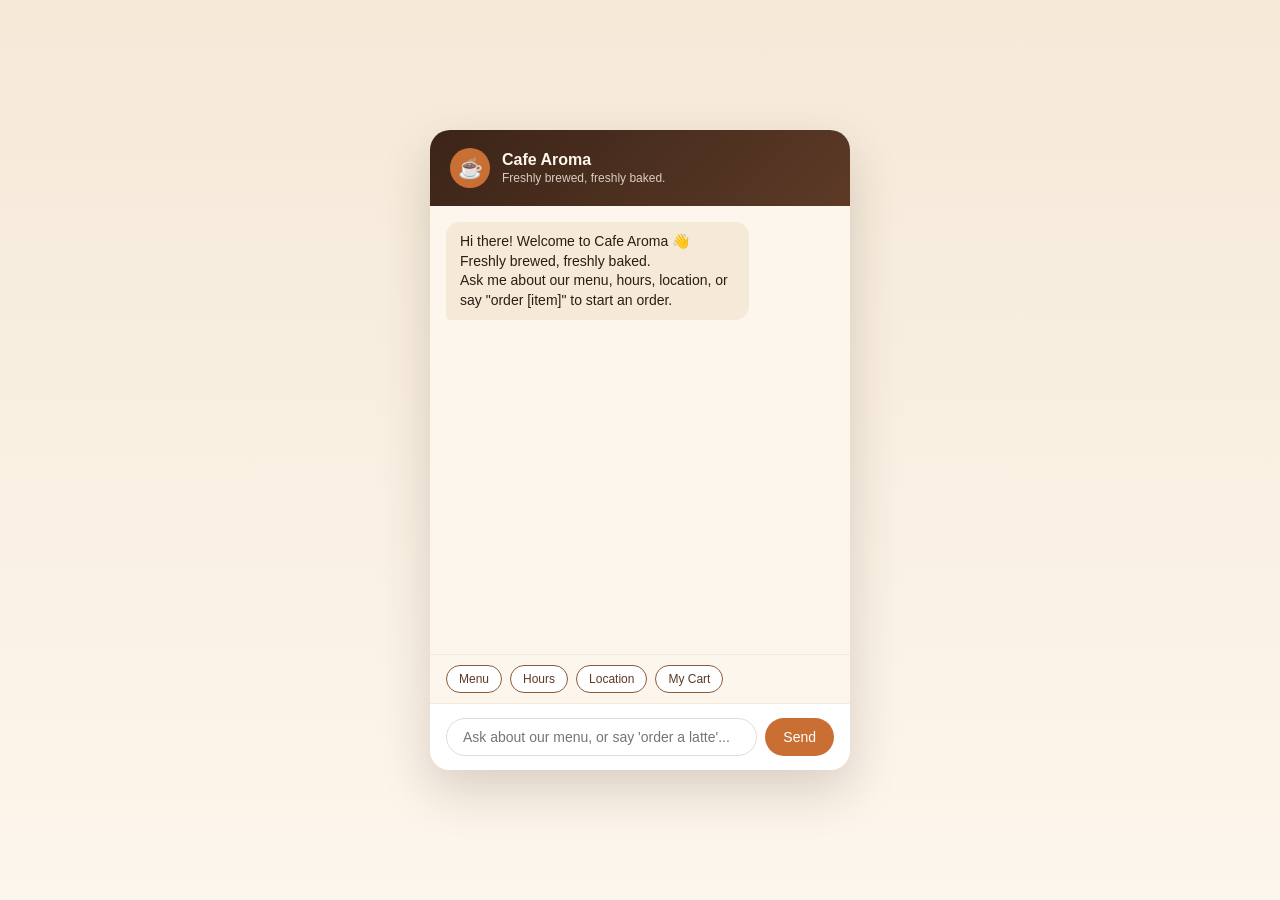
<file: index.html>
<!DOCTYPE html>
<html lang="en">
<head>
<meta charset="UTF-8" />
<meta name="viewport" content="width=device-width, initial-scale=1.0" />
<title>CafeBot3 — Cafe Chat Assistant</title>
<style>
:root {
  --brown-900: #3b2418;
  --brown-700: #5c3a26;
  --brown-500: #8a5a3c;
  --cream-100: #fdf6ec;
  --cream-200: #f5e9d8;
  --accent: #c96f34;
  --text: #2c1c12;
  --white: #ffffff;
  --radius: 14px;
}

* { box-sizing: border-box; }

body {
  margin: 0;
  font-family: -apple-system, BlinkMacSystemFont, "Segoe UI", Roboto, sans-serif;
  background: linear-gradient(180deg, var(--cream-200), var(--cream-100));
  color: var(--text);
  min-height: 100vh;
  display: flex;
  align-items: center;
  justify-content: center;
  padding: 20px;
}

.app {
  width: 100%;
  max-width: 420px;
  background: var(--white);
  border-radius: 20px;
  box-shadow: 0 20px 50px rgba(59, 36, 24, 0.18);
  overflow: hidden;
  display: flex;
  flex-direction: column;
  height: 640px;
}

.header {
  background: linear-gradient(135deg, var(--brown-900), var(--brown-700));
  color: var(--cream-100);
  padding: 18px 20px;
  display: flex;
  align-items: center;
  gap: 12px;
}

.header .avatar {
  width: 40px;
  height: 40px;
  border-radius: 50%;
  background: var(--accent);
  display: flex;
  align-items: center;
  justify-content: center;
  font-size: 20px;
}

.header h1 { font-size: 16px; margin: 0; }
.header p { font-size: 12px; margin: 2px 0 0; opacity: 0.8; }

.chat-log {
  flex: 1;
  padding: 16px;
  overflow-y: auto;
  display: flex;
  flex-direction: column;
  gap: 10px;
  background: var(--cream-100);
}

.msg {
  max-width: 78%;
  padding: 10px 14px;
  border-radius: var(--radius);
  white-space: pre-wrap;
  line-height: 1.4;
  font-size: 14px;
}

.msg.user {
  align-self: flex-end;
  background: var(--accent);
  color: var(--white);
  border-bottom-right-radius: 4px;
}

.msg.bot {
  align-self: flex-start;
  background: var(--cream-200);
  color: var(--text);
  border-bottom-left-radius: 4px;
}

.msg.typing { opacity: 0.6; font-style: italic; }

.chips {
  display: flex;
  flex-wrap: wrap;
  gap: 8px;
  padding: 10px 16px;
  background: var(--cream-100);
  border-top: 1px solid var(--cream-200);
}

.chip {
  border: 1px solid var(--brown-500);
  color: var(--brown-700);
  background: var(--white);
  padding: 6px 12px;
  border-radius: 999px;
  font-size: 12px;
  cursor: pointer;
  transition: background 0.15s ease;
}

.chip:hover { background: var(--cream-200); }

.chat-form {
  display: flex;
  gap: 8px;
  padding: 14px 16px;
  background: var(--white);
  border-top: 1px solid var(--cream-200);
}

.chat-form input {
  flex: 1;
  border: 1px solid #ddd;
  border-radius: 999px;
  padding: 10px 16px;
  font-size: 14px;
  outline: none;
}

.chat-form input:focus { border-color: var(--accent); }

.chat-form button {
  background: var(--accent);
  color: var(--white);
  border: none;
  border-radius: 999px;
  padding: 0 18px;
  font-size: 14px;
  cursor: pointer;
}

.chat-form button:hover { background: var(--brown-700); }
</style>
</head>
<body>
  <div class="app">
    <div class="header">
      <div class="avatar">☕</div>
      <div>
        <h1 data-cafe-name>Cafe</h1>
        <p data-cafe-tagline>Welcome!</p>
      </div>
    </div>

    <div id="chat-log" class="chat-log"></div>

    <div class="chips">
      <button class="chip" data-chip="menu">Menu</button>
      <button class="chip" data-chip="hours">Hours</button>
      <button class="chip" data-chip="location">Location</button>
      <button class="chip" data-chip="cart">My Cart</button>
    </div>

    <form id="chat-form" class="chat-form">
      <input id="chat-input" type="text" placeholder="Ask about our menu, or say 'order a latte'..." autocomplete="off" />
      <button type="submit">Send</button>
    </form>
  </div>

<script>
// ---- menu.js: cafe info & menu data (edit this section to customize) ----
const CAFE_INFO = {
  name: "Cafe Aroma",
  tagline: "Freshly brewed, freshly baked.",
  hours: {
    "Mon-Fri": "7:00 AM - 8:00 PM",
    "Sat-Sun": "8:00 AM - 9:00 PM"
  },
  location: "123 Main Street, Downtown",
  phone: "+1 (555) 123-4567",
  wifi: {
    network: "CafeAroma-Guest",
    password: "coffeeholic"
  }
};

const MENU = [
  { id: "esp01", category: "Coffee", name: "Espresso", price: 2.5, desc: "Rich double shot of espresso." },
  { id: "lat01", category: "Coffee", name: "Latte", price: 3.75, desc: "Espresso with steamed milk." },
  { id: "cap01", category: "Coffee", name: "Cappuccino", price: 3.75, desc: "Espresso, steamed milk, thick foam." },
  { id: "mch01", category: "Coffee", name: "Mocha", price: 4.25, desc: "Espresso, chocolate, steamed milk." },
  { id: "cld01", category: "Coffee", name: "Cold Brew", price: 4.0, desc: "Slow-steeped, smooth and bold." },
  { id: "tea01", category: "Tea", name: "Green Tea", price: 2.75, desc: "Light and refreshing." },
  { id: "tea02", category: "Tea", name: "Chai Latte", price: 3.5, desc: "Spiced tea with steamed milk." },
  { id: "pas01", category: "Pastries", name: "Croissant", price: 3.0, desc: "Buttery, flaky, baked fresh daily." },
  { id: "pas02", category: "Pastries", name: "Blueberry Muffin", price: 3.25, desc: "Loaded with real blueberries." },
  { id: "pas03", category: "Pastries", name: "Chocolate Brownie", price: 3.5, desc: "Fudgy and rich." },
  { id: "san01", category: "Sandwiches", name: "Turkey & Swiss", price: 6.5, desc: "On toasted sourdough." },
  { id: "san02", category: "Sandwiches", name: "Veggie Panini", price: 6.0, desc: "Grilled vegetables and mozzarella." }
];

// ---- bot.js: conversation engine ----
const CafeBot = (function () {
  const cart = [];

  function money(n) { return "$" + n.toFixed(2); }

  function findMenuItem(text) {
    const t = text.toLowerCase();
    return MENU.find(
      (item) => t.includes(item.name.toLowerCase()) || t.includes(item.id.toLowerCase())
    );
  }

  function categoryList() {
    const cats = [...new Set(MENU.map((m) => m.category))];
    return cats.join(", ");
  }

  function menuByCategory(category) {
    const items = MENU.filter((m) => m.category.toLowerCase() === category.toLowerCase());
    if (!items.length) return null;
    return items.map((m) => `• ${m.name} — ${money(m.price)}`).join("\n");
  }

  function fullMenuText() {
    const cats = [...new Set(MENU.map((m) => m.category))];
    return cats.map((c) => `**${c}**\n${menuByCategory(c)}`).join("\n\n");
  }

  function cartText() {
    if (!cart.length) return "Your cart is empty.";
    const lines = cart.map((c) => `${c.qty} x ${c.name} — ${money(c.price * c.qty)}`);
    const total = cart.reduce((sum, c) => sum + c.price * c.qty, 0);
    return lines.join("\n") + `\n\nTotal: ${money(total)}`;
  }

  function addToCart(item, qty) {
    const existing = cart.find((c) => c.id === item.id);
    if (existing) existing.qty += qty;
    else cart.push({ id: item.id, name: item.name, price: item.price, qty });
  }

  function extractQty(text) {
    const match = text.match(/(\d+)\s*x?/i);
    if (match) {
      const n = parseInt(match[1], 10);
      if (n > 0 && n < 50) return n;
    }
    return 1;
  }

  function classify(text) {
    const t = text.toLowerCase().trim();
    if (/^(hi|hello|hey|salam|assalam)/.test(t)) return "greeting";
    if (/(help|what can you do|options|commands)/.test(t)) return "help";
    if (/(hour|open|close|timing)/.test(t)) return "hours";
    if (/(where|location|address|directions)/.test(t)) return "location";
    if (/(wifi|wi-fi|password|internet)/.test(t)) return "wifi";
    if (/(phone|call|contact|number)/.test(t)) return "contact";
    if (/(menu|what do you have|what's on offer|items)/.test(t)) return "menu";
    if (/(cart|order summary|my order|review order)/.test(t)) return "cart";
    if (/(checkout|place order|confirm order|submit order)/.test(t)) return "checkout";
    if (/(clear cart|empty cart|start over|cancel order)/.test(t)) return "clear_cart";
    if (/(add|order|get me|i want|i'll have|i would like)/.test(t) && findMenuItem(t)) return "add_item";
    if (findMenuItem(t)) return "item_info";
    if (/(thank|thanks|shukriya)/.test(t)) return "thanks";
    if (/(bye|goodbye|see you)/.test(t)) return "goodbye";
    return "fallback";
  }

  function respond(rawText) {
    const text = rawText.trim();
    if (!text) return "Say something and I'll do my best to help!";
    const intent = classify(text);

    switch (intent) {
      case "greeting":
        return `Hi there! Welcome to ${CAFE_INFO.name} 👋 ${CAFE_INFO.tagline}\nAsk me about our menu, hours, location, or say "order [item]" to start an order.`;
      case "help":
        return [
          "Here's what I can help with:",
          "• \"menu\" — see everything we offer",
          "• \"order [item]\" — add something to your cart (e.g. \"order 2 lattes\")",
          "• \"cart\" — review your order",
          "• \"checkout\" — place your order",
          "• \"hours\", \"location\", \"wifi\", \"contact\" — cafe info",
        ].join("\n");
      case "hours":
        return `Our hours:\n${Object.entries(CAFE_INFO.hours).map(([d, h]) => `${d}: ${h}`).join("\n")}`;
      case "location":
        return `You can find us at ${CAFE_INFO.location}.`;
      case "wifi":
        return `Wi-Fi network: ${CAFE_INFO.wifi.network}\nPassword: ${CAFE_INFO.wifi.password}`;
      case "contact":
        return `You can reach us at ${CAFE_INFO.phone}.`;
      case "menu":
        return `Here's our menu (categories: ${categoryList()}):\n\n${fullMenuText()}`;
      case "item_info": {
        const item = findMenuItem(text);
        return `${item.name} — ${money(item.price)}\n${item.desc}\nSay "order ${item.name}" to add it to your cart.`;
      }
      case "add_item": {
        const item = findMenuItem(text);
        const qty = extractQty(text);
        addToCart(item, qty);
        return `Added ${qty} x ${item.name} to your cart.\n\n${cartText()}`;
      }
      case "cart":
        return cartText();
      case "clear_cart":
        cart.length = 0;
        return "Your cart has been cleared.";
      case "checkout": {
        if (!cart.length) return "Your cart is empty — add something first!";
        const summary = cartText();
        cart.length = 0;
        return `Order placed! Here's your receipt:\n\n${summary}\n\nThank you for choosing ${CAFE_INFO.name}! We'll have it ready shortly.`;
      }
      case "thanks":
        return "You're very welcome! Anything else I can get for you?";
      case "goodbye":
        return `Thanks for stopping by ${CAFE_INFO.name}! See you soon ☕`;
      default:
        return `I didn't quite catch that. Try "menu", "hours", "order [item]", or "help" to see what I can do.`;
    }
  }

  return { respond, getCart: () => cart.slice() };
})();

// ---- app.js: wires the bot to the UI ----
document.addEventListener("DOMContentLoaded", () => {
  const log = document.getElementById("chat-log");
  const form = document.getElementById("chat-form");
  const input = document.getElementById("chat-input");

  document.querySelectorAll("[data-cafe-name]").forEach((el) => (el.textContent = CAFE_INFO.name));
  document.querySelectorAll("[data-cafe-tagline]").forEach((el) => (el.textContent = CAFE_INFO.tagline));

  function appendMessage(text, sender) {
    const bubble = document.createElement("div");
    bubble.className = `msg ${sender}`;
    bubble.innerText = text;
    log.appendChild(bubble);
    log.scrollTop = log.scrollHeight;
    return bubble;
  }

  function botReply(text) {
    const typing = appendMessage("...", "bot typing");
    setTimeout(() => {
      typing.remove();
      appendMessage(text, "bot");
    }, 300 + Math.random() * 300);
  }

  form.addEventListener("submit", (e) => {
    e.preventDefault();
    const text = input.value;
    if (!text.trim()) return;
    appendMessage(text, "user");
    input.value = "";
    botReply(CafeBot.respond(text));
  });

  document.querySelectorAll(".chip").forEach((chip) => {
    chip.addEventListener("click", () => {
      const text = chip.dataset.chip;
      appendMessage(text, "user");
      botReply(CafeBot.respond(text));
    });
  });

  botReply(CafeBot.respond("hello"));
});
</script>
</body>
</html>
</file>
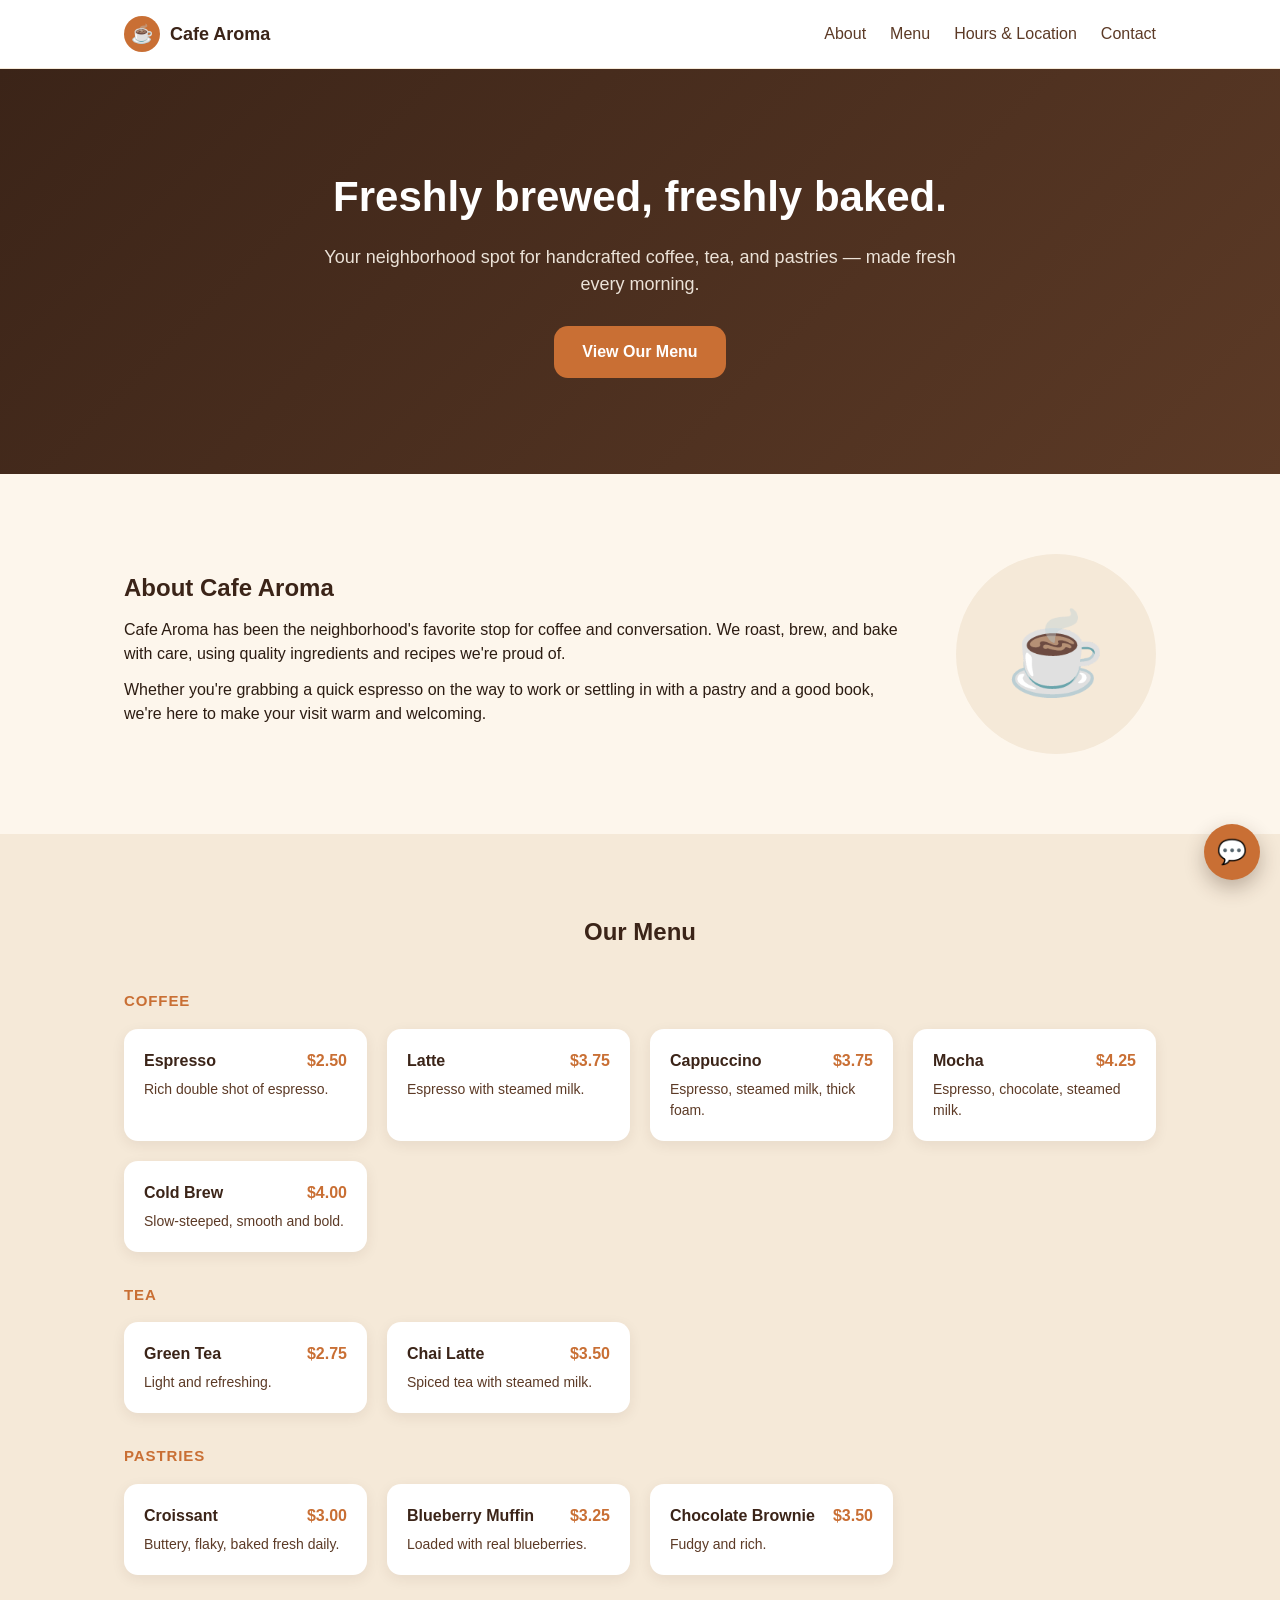
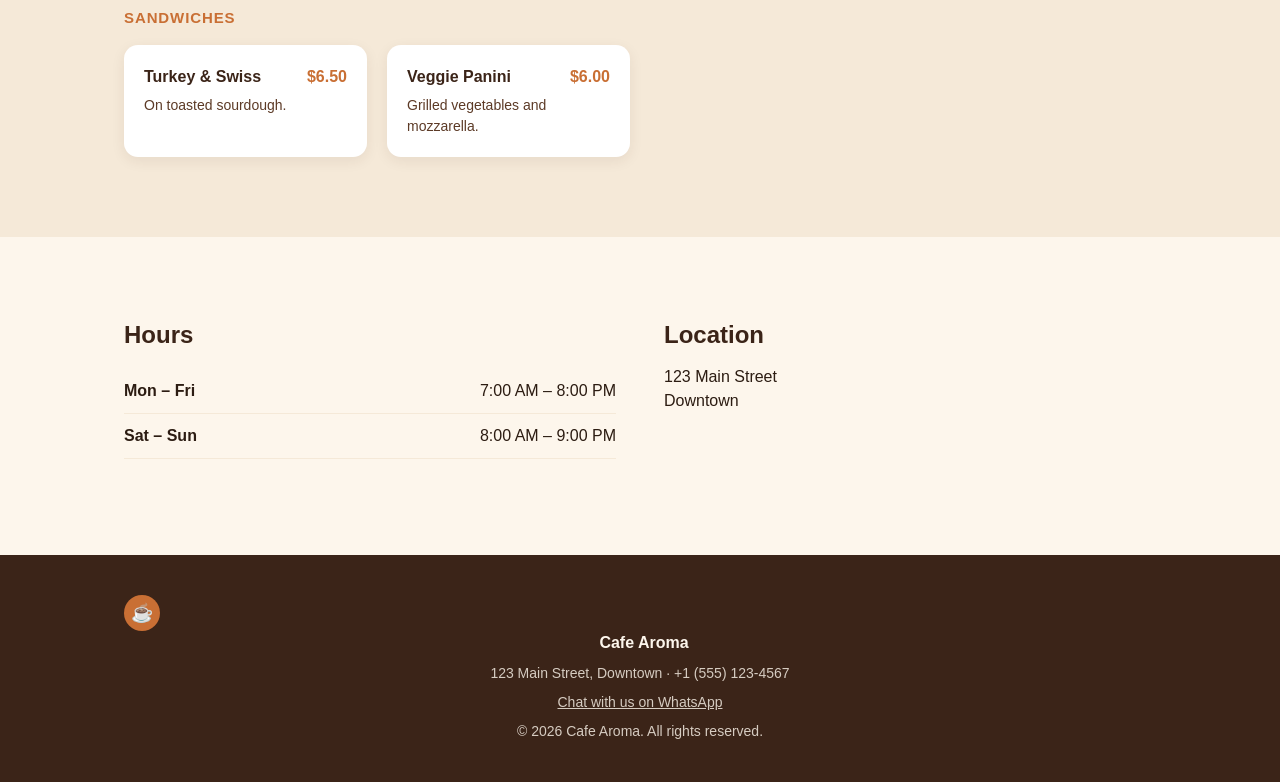
<file: frontend/index.html>
<!DOCTYPE html>
<html lang="en">
<head>
<meta charset="UTF-8" />
<meta name="viewport" content="width=device-width, initial-scale=1.0" />
<title>Cafe Aroma — Freshly Brewed, Freshly Baked</title>
<link rel="icon" href="data:image/svg+xml,<svg xmlns=%22http://www.w3.org/2000/svg%22 viewBox=%220 0 100 100%22><text y=%22.9em%22 font-size=%2290%22>☕</text></svg>" />
<link rel="stylesheet" href="styles.css" />
</head>
<body>
  <header class="site-header">
    <div class="container header-inner">
      <a class="logo" href="#top">
        <span class="logo-icon">☕</span>
        <span class="logo-text">Cafe Aroma</span>
      </a>
      <nav class="site-nav" aria-label="Main navigation">
        <a href="#about">About</a>
        <a href="#menu">Menu</a>
        <a href="#hours">Hours &amp; Location</a>
        <a href="#contact">Contact</a>
      </nav>
    </div>
  </header>

  <main id="top">
    <section class="hero">
      <div class="container hero-inner">
        <h1>Freshly brewed, freshly baked.</h1>
        <p class="hero-subtitle">
          Your neighborhood spot for handcrafted coffee, tea, and pastries —
          made fresh every morning.
        </p>
        <a class="btn btn-primary" href="#menu">View Our Menu</a>
      </div>
    </section>

    <section id="about" class="about">
      <div class="container about-inner">
        <div class="about-text">
          <h2>About Cafe Aroma</h2>
          <p>
            Cafe Aroma has been the neighborhood's favorite stop for coffee
            and conversation. We roast, brew, and bake with care, using
            quality ingredients and recipes we're proud of.
          </p>
          <p>
            Whether you're grabbing a quick espresso on the way to work or
            settling in with a pastry and a good book, we're here to make
            your visit warm and welcoming.
          </p>
        </div>
        <div class="about-visual" aria-hidden="true">☕</div>
      </div>
    </section>

    <section id="menu" class="menu">
      <div class="container">
        <h2>Our Menu</h2>

        <h3 class="menu-category">Coffee</h3>
        <div class="menu-grid">
          <article class="menu-card">
            <div class="menu-card-top">
              <h4>Espresso</h4>
              <span class="price">$2.50</span>
            </div>
            <p>Rich double shot of espresso.</p>
          </article>
          <article class="menu-card">
            <div class="menu-card-top">
              <h4>Latte</h4>
              <span class="price">$3.75</span>
            </div>
            <p>Espresso with steamed milk.</p>
          </article>
          <article class="menu-card">
            <div class="menu-card-top">
              <h4>Cappuccino</h4>
              <span class="price">$3.75</span>
            </div>
            <p>Espresso, steamed milk, thick foam.</p>
          </article>
          <article class="menu-card">
            <div class="menu-card-top">
              <h4>Mocha</h4>
              <span class="price">$4.25</span>
            </div>
            <p>Espresso, chocolate, steamed milk.</p>
          </article>
          <article class="menu-card">
            <div class="menu-card-top">
              <h4>Cold Brew</h4>
              <span class="price">$4.00</span>
            </div>
            <p>Slow-steeped, smooth and bold.</p>
          </article>
        </div>

        <h3 class="menu-category">Tea</h3>
        <div class="menu-grid">
          <article class="menu-card">
            <div class="menu-card-top">
              <h4>Green Tea</h4>
              <span class="price">$2.75</span>
            </div>
            <p>Light and refreshing.</p>
          </article>
          <article class="menu-card">
            <div class="menu-card-top">
              <h4>Chai Latte</h4>
              <span class="price">$3.50</span>
            </div>
            <p>Spiced tea with steamed milk.</p>
          </article>
        </div>

        <h3 class="menu-category">Pastries</h3>
        <div class="menu-grid">
          <article class="menu-card">
            <div class="menu-card-top">
              <h4>Croissant</h4>
              <span class="price">$3.00</span>
            </div>
            <p>Buttery, flaky, baked fresh daily.</p>
          </article>
          <article class="menu-card">
            <div class="menu-card-top">
              <h4>Blueberry Muffin</h4>
              <span class="price">$3.25</span>
            </div>
            <p>Loaded with real blueberries.</p>
          </article>
          <article class="menu-card">
            <div class="menu-card-top">
              <h4>Chocolate Brownie</h4>
              <span class="price">$3.50</span>
            </div>
            <p>Fudgy and rich.</p>
          </article>
        </div>

        <h3 class="menu-category">Sandwiches</h3>
        <div class="menu-grid">
          <article class="menu-card">
            <div class="menu-card-top">
              <h4>Turkey &amp; Swiss</h4>
              <span class="price">$6.50</span>
            </div>
            <p>On toasted sourdough.</p>
          </article>
          <article class="menu-card">
            <div class="menu-card-top">
              <h4>Veggie Panini</h4>
              <span class="price">$6.00</span>
            </div>
            <p>Grilled vegetables and mozzarella.</p>
          </article>
        </div>
      </div>
    </section>

    <section id="hours" class="hours">
      <div class="container hours-inner">
        <div class="hours-block">
          <h2>Hours</h2>
          <dl>
            <div class="hours-row">
              <dt>Mon – Fri</dt>
              <dd>7:00 AM – 8:00 PM</dd>
            </div>
            <div class="hours-row">
              <dt>Sat – Sun</dt>
              <dd>8:00 AM – 9:00 PM</dd>
            </div>
          </dl>
        </div>
        <div class="hours-block">
          <h2>Location</h2>
          <p>123 Main Street<br />Downtown</p>
        </div>
      </div>
    </section>
  </main>

  <footer id="contact" class="site-footer">
    <div class="container footer-inner">
      <div>
        <span class="logo-icon">☕</span>
        <span class="logo-text">Cafe Aroma</span>
      </div>
      <p>123 Main Street, Downtown &middot; +1 (555) 123-4567</p>
      <p><a href="https://wa.me/15551234567" target="_blank" rel="noopener">Chat with us on WhatsApp</a></p>
      <p>&copy; 2026 Cafe Aroma. All rights reserved.</p>
    </div>
  </footer>

  <div class="chat-widget">
    <div id="chat-window" class="chat-window" hidden>
      <div class="chat-window-header">
        <span class="chat-window-title"><span class="logo-icon">☕</span> CafeBot</span>
        <button id="chat-close" class="chat-close" type="button" aria-label="Close chat">&times;</button>
      </div>
      <div id="chat-log" class="chat-log" aria-live="polite"></div>
      <div id="chat-cart" class="chat-cart" hidden>
        <span id="chat-cart-summary"></span>
        <button id="chat-place-order" type="button" class="chat-quick-btn">Place Order</button>
      </div>
      <div class="chat-quick-actions">
        <button id="chat-menu-btn" type="button" class="chat-quick-btn">Show Menu</button>
        <button id="chat-orders-btn" type="button" class="chat-quick-btn">My Orders</button>
        <button id="chat-all-orders-btn" type="button" class="chat-quick-btn">All Orders</button>
      </div>
      <form id="chat-form" class="chat-form">
        <input id="chat-input" type="text" placeholder="Ask CafeBot something..." autocomplete="off" />
        <button type="submit">Send</button>
      </form>
    </div>
    <button id="chat-toggle" class="chat-toggle" type="button" aria-label="Open chat" aria-expanded="false" aria-controls="chat-window">
      💬
    </button>
  </div>

  <script src="app.js"></script>
</body>
</html>
</file>
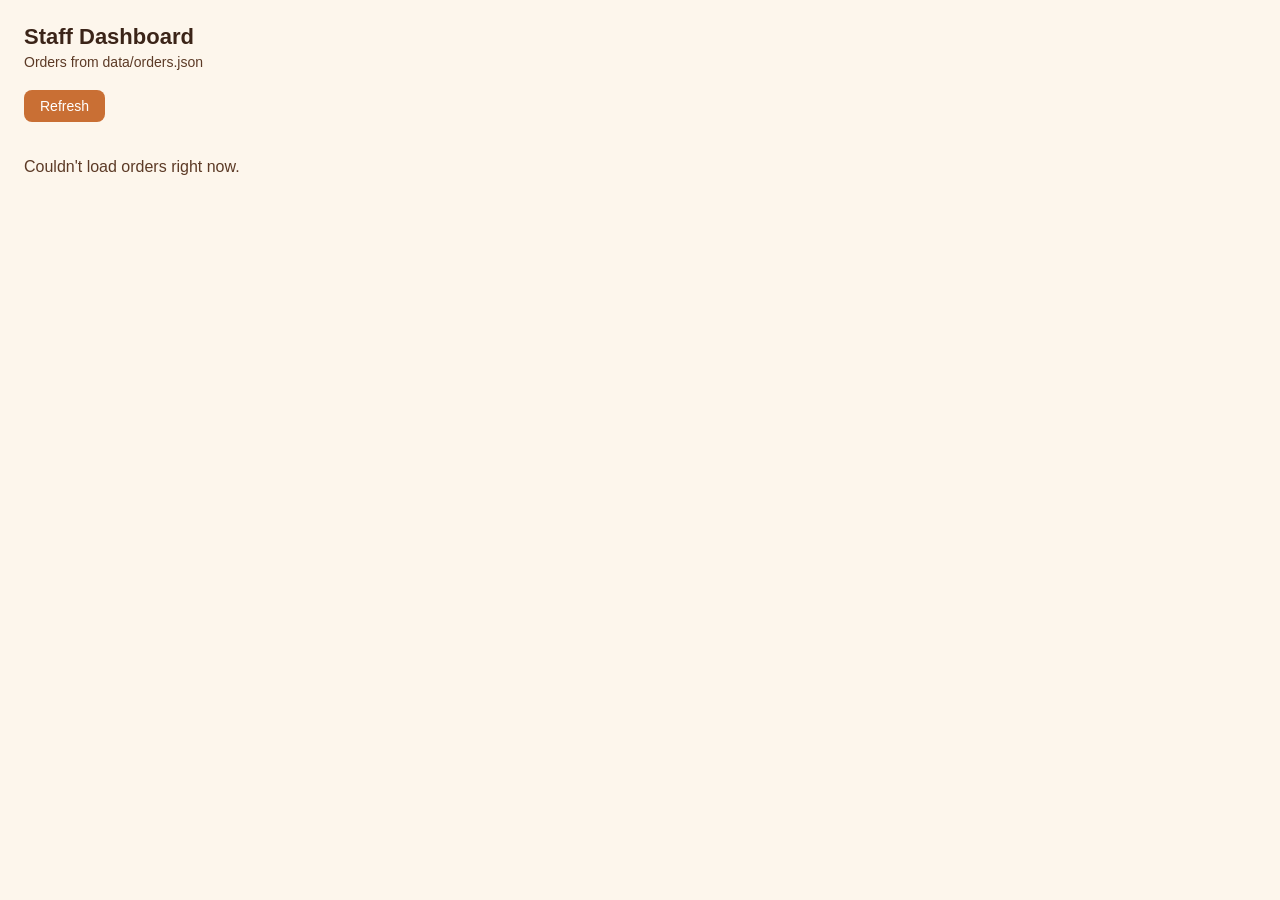
<file: frontend/staff.html>
<!DOCTYPE html>
<html lang="en">
<head>
<meta charset="UTF-8" />
<meta name="viewport" content="width=device-width, initial-scale=1.0" />
<title>Cafe Aroma — Staff Dashboard</title>
<style>
  :root {
    --brown-900: #3b2418;
    --brown-700: #5c3a26;
    --cream-100: #fdf6ec;
    --cream-200: #f5e9d8;
    --accent: #c96f34;
    --text: #2c1c12;
    --white: #ffffff;
  }
  * { box-sizing: border-box; }
  body {
    margin: 0;
    padding: 24px;
    font-family: -apple-system, BlinkMacSystemFont, "Segoe UI", Roboto, sans-serif;
    color: var(--text);
    background: var(--cream-100);
  }
  h1 {
    margin: 0 0 4px;
    color: var(--brown-900);
    font-size: 22px;
  }
  .sub {
    margin: 0 0 20px;
    color: var(--brown-700);
    font-size: 14px;
  }
  #refresh {
    background: var(--accent);
    color: var(--white);
    border: none;
    border-radius: 8px;
    padding: 8px 16px;
    font-size: 14px;
    cursor: pointer;
    margin-bottom: 20px;
  }
  #refresh:hover { background: var(--brown-700); }
  #empty {
    color: var(--brown-700);
  }
  .order-grid {
    display: grid;
    gap: 14px;
  }
  .order-card {
    background: var(--white);
    border-radius: 12px;
    padding: 16px 20px;
    box-shadow: 0 3px 10px rgba(59, 36, 24, 0.08);
    display: grid;
    grid-template-columns: 1fr auto;
    gap: 12px;
    align-items: start;
  }
  .order-id {
    font-weight: 700;
    color: var(--brown-900);
  }
  .order-meta {
    font-size: 13px;
    color: var(--brown-700);
    margin-top: 2px;
  }
  .order-items {
    margin: 8px 0 0;
    font-size: 14px;
  }
  .order-total {
    margin-top: 8px;
    font-weight: 600;
  }
  .status-col {
    text-align: right;
    display: flex;
    flex-direction: column;
    align-items: flex-end;
    gap: 8px;
  }
  .badge {
    display: inline-block;
    padding: 4px 12px;
    border-radius: 999px;
    font-size: 12px;
    font-weight: 700;
    letter-spacing: 0.03em;
  }
  .badge-NEW { background: #fde2c8; color: #8a4b12; }
  .badge-PREPARING { background: #fff3b0; color: #7a5d00; }
  .badge-READY { background: #cdeccb; color: #1f6b28; }
  .badge-COMPLETED { background: var(--cream-200); color: var(--brown-700); }
  .advance-btn {
    background: var(--brown-900);
    color: var(--white);
    border: none;
    border-radius: 8px;
    padding: 6px 14px;
    font-size: 13px;
    cursor: pointer;
    white-space: nowrap;
  }
  .advance-btn:hover { background: var(--brown-700); }
</style>
</head>
<body>
  <h1>Staff Dashboard</h1>
  <p class="sub">Orders from data/orders.json</p>
  <button id="refresh" type="button">Refresh</button>
  <p id="empty" hidden>No orders yet.</p>
  <div id="order-grid" class="order-grid"></div>

  <script>
    const API_BASE = "http://localhost:3000";
    const NEXT_STATUS = { NEW: "PREPARING", PREPARING: "READY", READY: "COMPLETED" };

    const grid = document.getElementById("order-grid");
    const emptyMsg = document.getElementById("empty");
    const refreshBtn = document.getElementById("refresh");

    function getStaffKey() {
      let key = sessionStorage.getItem("cafebot_staff_key");
      if (!key) {
        key = window.prompt("Staff key:") || "";
        sessionStorage.setItem("cafebot_staff_key", key);
      }
      return key;
    }

    function staffHeaders(extra) {
      return Object.assign({ "X-Staff-Key": getStaffKey() }, extra || {});
    }

    function fulfillmentText(order) {
      const f = order.fulfillment;
      if (!f) return "—";
      if (f.type === "pickup") {
        return `Pickup — ${f.customer_name || "?"}${f.pickup_time ? ` @ ${f.pickup_time}` : ""}`;
      }
      if (f.type === "delivery") {
        const addr = [f.address, f.apartment].filter(Boolean).join(", ");
        return `Delivery — ${f.customer_name || "?"} · ${f.phone || "?"} · ${addr || "?"}`;
      }
      return f.type || "—";
    }

    function itemsText(order) {
      return (order.items || [])
        .map((i) => `${i.name}${i.options && i.options.length ? ` (${i.options.join(", ")})` : ""} x${i.quantity}`)
        .join(", ");
    }

    function orderTotal(order) {
      const total = order.pricing ? order.pricing.total : order.total;
      return typeof total === "number" ? `$${total.toFixed(2)}` : "—";
    }

    async function advanceStatus(orderId, nextStatus) {
      try {
        const res = await fetch(`${API_BASE}/orders/${orderId}/status`, {
          method: "POST",
          headers: staffHeaders({ "Content-Type": "application/json" }),
          body: JSON.stringify({ status: nextStatus }),
        });
        if (!res.ok) throw new Error("status update failed");
        await loadOrders();
      } catch (err) {
        alert("Couldn't update order status. Please try again.");
      }
    }

    function renderOrders(orders) {
      grid.innerHTML = "";
      emptyMsg.hidden = orders.length > 0;

      orders.forEach((order) => {
        const status = order.status || "NEW";
        const card = document.createElement("div");
        card.className = "order-card";

        const info = document.createElement("div");

        const idLine = document.createElement("div");
        idLine.className = "order-id";
        idLine.textContent = `#${(order.id || "").slice(0, 8)}`;

        const metaLine = document.createElement("div");
        metaLine.className = "order-meta";
        metaLine.textContent = fulfillmentText(order);

        const itemsLine = document.createElement("div");
        itemsLine.className = "order-items";
        itemsLine.textContent = itemsText(order) || "—";

        const totalLine = document.createElement("div");
        totalLine.className = "order-total";
        totalLine.textContent = orderTotal(order);

        info.appendChild(idLine);
        info.appendChild(metaLine);
        info.appendChild(itemsLine);
        info.appendChild(totalLine);

        const statusCol = document.createElement("div");
        statusCol.className = "status-col";

        const badge = document.createElement("span");
        badge.className = `badge badge-${status}`;
        badge.textContent = status;
        statusCol.appendChild(badge);

        const next = NEXT_STATUS[status];
        if (next) {
          const btn = document.createElement("button");
          btn.type = "button";
          btn.className = "advance-btn";
          btn.textContent = `Move to ${next}`;
          btn.addEventListener("click", () => advanceStatus(order.id, next));
          statusCol.appendChild(btn);
        }

        card.appendChild(info);
        card.appendChild(statusCol);
        grid.appendChild(card);
      });
    }

    async function loadOrders() {
      try {
        const res = await fetch(`${API_BASE}/orders`, { headers: staffHeaders() });
        if (!res.ok) throw new Error("orders request failed");
        const orders = await res.json();
        renderOrders(orders);
      } catch (err) {
        emptyMsg.hidden = false;
        emptyMsg.textContent = "Couldn't load orders right now.";
      }
    }

    refreshBtn.addEventListener("click", loadOrders);
    loadOrders();
  </script>
</body>
</html>
</file>
<file: frontend/styles.css>
/* CafeBot frontend styles */

:root {
  --brown-900: #3b2418;
  --brown-700: #5c3a26;
  --brown-500: #8a5a3c;
  --cream-100: #fdf6ec;
  --cream-200: #f5e9d8;
  --accent: #c96f34;
  --text: #2c1c12;
  --white: #ffffff;
  --radius: 14px;
  --max-width: 1080px;
}

* { box-sizing: border-box; }

[hidden] { display: none !important; }

body {
  margin: 0;
  font-family: -apple-system, BlinkMacSystemFont, "Segoe UI", Roboto, sans-serif;
  color: var(--text);
  background: var(--cream-100);
  line-height: 1.5;
}

h1, h2, h3, h4 {
  margin: 0 0 12px;
  color: var(--brown-900);
}

p { margin: 0 0 12px; }

a { color: inherit; }

.container {
  max-width: var(--max-width);
  margin: 0 auto;
  padding: 0 24px;
}

.btn {
  display: inline-block;
  padding: 14px 28px;
  border-radius: var(--radius);
  text-decoration: none;
  font-weight: 600;
  font-size: 16px;
}

.btn-primary {
  background: var(--accent);
  color: var(--white);
}

.btn-primary:hover { background: var(--brown-700); }

/* Header */

.site-header {
  background: var(--white);
  border-bottom: 1px solid var(--cream-200);
  position: sticky;
  top: 0;
  z-index: 10;
}

.header-inner {
  display: flex;
  align-items: center;
  justify-content: space-between;
  flex-wrap: wrap;
  gap: 12px;
  padding-top: 16px;
  padding-bottom: 16px;
}

.logo {
  display: flex;
  align-items: center;
  gap: 10px;
  text-decoration: none;
  font-weight: 700;
  font-size: 18px;
  color: var(--brown-900);
}

.logo-icon {
  width: 36px;
  height: 36px;
  border-radius: 50%;
  background: var(--accent);
  color: var(--white);
  display: flex;
  align-items: center;
  justify-content: center;
  font-size: 18px;
  flex-shrink: 0;
}

.site-nav {
  display: flex;
  flex-wrap: wrap;
  gap: 24px;
}

.site-nav a {
  text-decoration: none;
  font-weight: 500;
  color: var(--brown-700);
}

.site-nav a:hover { color: var(--accent); }

/* Hero */

.hero {
  background: linear-gradient(135deg, var(--brown-900), var(--brown-700));
  color: var(--cream-100);
}

.hero-inner {
  padding: 96px 24px;
  text-align: center;
  max-width: 720px;
}

.hero h1 {
  color: var(--white);
  font-size: 42px;
  margin-bottom: 16px;
}

.hero-subtitle {
  font-size: 18px;
  opacity: 0.9;
  margin-bottom: 28px;
}

/* About */

.about { padding: 80px 0; }

.about-inner {
  display: flex;
  align-items: center;
  gap: 48px;
}

.about-text { flex: 1 1 420px; }

.about-visual {
  flex: 0 0 200px;
  width: 200px;
  height: 200px;
  border-radius: 50%;
  background: var(--cream-200);
  display: flex;
  align-items: center;
  justify-content: center;
  font-size: 80px;
  margin: 0 auto;
}

/* Menu */

.menu {
  padding: 80px 0;
  background: var(--cream-200);
}

.menu h2 { text-align: center; margin-bottom: 40px; }

.menu-category {
  color: var(--accent);
  font-size: 15px;
  text-transform: uppercase;
  letter-spacing: 0.06em;
  margin: 32px 0 16px;
}

.menu-category:first-of-type { margin-top: 0; }

.menu-grid {
  display: grid;
  grid-template-columns: repeat(auto-fill, minmax(240px, 1fr));
  gap: 20px;
}

.menu-card {
  background: var(--white);
  border-radius: var(--radius);
  padding: 20px;
  box-shadow: 0 4px 14px rgba(59, 36, 24, 0.08);
}

.menu-card-top {
  display: flex;
  justify-content: space-between;
  align-items: baseline;
  gap: 12px;
  margin-bottom: 6px;
}

.menu-card-top h4 { margin: 0; }

.menu-card .price {
  color: var(--accent);
  font-weight: 700;
  white-space: nowrap;
}

.menu-card p {
  margin: 0;
  color: var(--brown-700);
  font-size: 14px;
}

/* Hours & location */

.hours { padding: 80px 0; }

.hours-inner {
  display: flex;
  flex-wrap: wrap;
  gap: 48px;
}

.hours-block { flex: 1 1 260px; }

.hours-row {
  display: flex;
  justify-content: space-between;
  gap: 12px;
  padding: 10px 0;
  border-bottom: 1px solid var(--cream-200);
}

.hours-row dt { font-weight: 600; }
.hours-row dd { margin: 0; }

/* Footer */

.site-footer {
  background: var(--brown-900);
  color: var(--cream-100);
  padding: 40px 0;
}

.footer-inner {
  text-align: center;
}

.footer-inner .logo-text {
  font-weight: 700;
  margin-left: 8px;
}

.footer-inner p {
  margin: 8px 0 0;
  opacity: 0.8;
  font-size: 14px;
}

.footer-inner a {
  color: inherit;
}

/* Responsive */

@media (max-width: 640px) {
  .hero-inner { padding: 64px 20px; }
  .hero h1 { font-size: 32px; }
  .about-inner { flex-direction: column; text-align: center; }
  .site-nav { justify-content: center; width: 100%; }
  .header-inner { justify-content: center; text-align: center; }
}

/* Chat widget */

.chat-widget {
  position: fixed;
  right: 20px;
  bottom: 20px;
  z-index: 100;
  display: flex;
  flex-direction: column;
  align-items: flex-end;
  gap: 12px;
}

.chat-toggle {
  width: 56px;
  height: 56px;
  border-radius: 50%;
  border: none;
  background: var(--accent);
  color: var(--white);
  font-size: 24px;
  box-shadow: 0 8px 20px rgba(59, 36, 24, 0.3);
  cursor: pointer;
  display: flex;
  align-items: center;
  justify-content: center;
}

.chat-toggle:hover { background: var(--brown-700); }

.chat-window {
  width: 320px;
  max-width: calc(100vw - 40px);
  height: 440px;
  max-height: calc(100vh - 120px);
  background: var(--white);
  border-radius: var(--radius);
  box-shadow: 0 20px 50px rgba(59, 36, 24, 0.25);
  overflow: hidden;
  display: flex;
  flex-direction: column;
  animation: chat-slide-up 0.2s ease-out;
}

@keyframes chat-slide-up {
  from { opacity: 0; transform: translateY(16px); }
  to { opacity: 1; transform: translateY(0); }
}

.chat-window-header {
  background: linear-gradient(135deg, var(--brown-900), var(--brown-700));
  color: var(--cream-100);
  padding: 14px 16px;
  display: flex;
  align-items: center;
  justify-content: space-between;
}

.chat-window-title {
  display: flex;
  align-items: center;
  gap: 8px;
  font-weight: 600;
}

.chat-window-title .logo-icon {
  width: 28px;
  height: 28px;
  font-size: 14px;
}

.chat-close {
  background: none;
  border: none;
  color: var(--cream-100);
  font-size: 22px;
  line-height: 1;
  cursor: pointer;
  padding: 0;
}

.chat-log {
  flex: 1;
  padding: 14px;
  overflow-y: auto;
  display: flex;
  flex-direction: column;
  gap: 10px;
  background: var(--cream-100);
}

.chat-msg {
  max-width: 78%;
  padding: 10px 14px;
  border-radius: var(--radius);
  white-space: pre-wrap;
  line-height: 1.4;
  font-size: 14px;
}

.chat-msg.user {
  align-self: flex-end;
  background: var(--accent);
  color: var(--white);
  border-bottom-right-radius: 4px;
}

.chat-msg.bot {
  align-self: flex-start;
  background: var(--cream-200);
  color: var(--text);
  border-bottom-left-radius: 4px;
}

.chat-cart {
  display: flex;
  align-items: center;
  justify-content: space-between;
  gap: 10px;
  padding: 10px 14px;
  background: var(--cream-200);
  border-top: 1px solid var(--cream-200);
  font-size: 13px;
  color: var(--brown-900);
}

.chat-menu-category {
  font-weight: 700;
  margin: 10px 0 4px;
}

.chat-menu-category:first-child { margin-top: 0; }

.chat-menu-item {
  display: flex;
  align-items: center;
  justify-content: space-between;
  gap: 10px;
  padding: 4px 0;
  font-size: 13px;
}

.chat-menu-add {
  background: var(--white);
  color: var(--accent);
  border: 1px solid var(--accent);
  border-radius: var(--radius);
  padding: 3px 10px;
  font-size: 12px;
  cursor: pointer;
  flex-shrink: 0;
}

.chat-menu-add:hover { background: var(--accent); color: var(--white); }

.chat-order { margin-bottom: 12px; }

.chat-order:last-child { margin-bottom: 0; }

.chat-order-id {
  font-weight: 700;
  margin-bottom: 4px;
}

.chat-order-total {
  font-weight: 600;
  margin-top: 4px;
  padding-top: 4px;
  border-top: 1px dashed var(--brown-500);
}

.chat-quick-actions {
  display: flex;
  flex-wrap: wrap;
  gap: 8px;
  padding: 0 14px 10px;
  background: var(--cream-100);
}

.chat-quick-btn {
  background: var(--white);
  color: var(--brown-700);
  border: 1px solid var(--cream-200);
  border-radius: var(--radius);
  padding: 6px 14px;
  font-size: 13px;
  cursor: pointer;
}

.chat-quick-btn:hover { background: var(--cream-200); }

.chat-form {
  display: flex;
  gap: 8px;
  padding: 12px;
  border-top: 1px solid var(--cream-200);
  background: var(--white);
}

.chat-form input {
  flex: 1;
  min-width: 0;
  border: 1px solid var(--cream-200);
  border-radius: var(--radius);
  padding: 10px 14px;
  font-size: 14px;
}

.chat-form input:focus { outline: 2px solid var(--accent); }

.chat-form button {
  background: var(--accent);
  color: var(--white);
  border: none;
  border-radius: var(--radius);
  padding: 0 18px;
  font-size: 14px;
  cursor: pointer;
}

.chat-form button:hover { background: var(--brown-700); }

@media (max-width: 480px) {
  .chat-widget { right: 12px; bottom: 12px; }
  .chat-window {
    width: calc(100vw - 24px);
    height: calc(100vh - 100px);
  }
}
</file>
